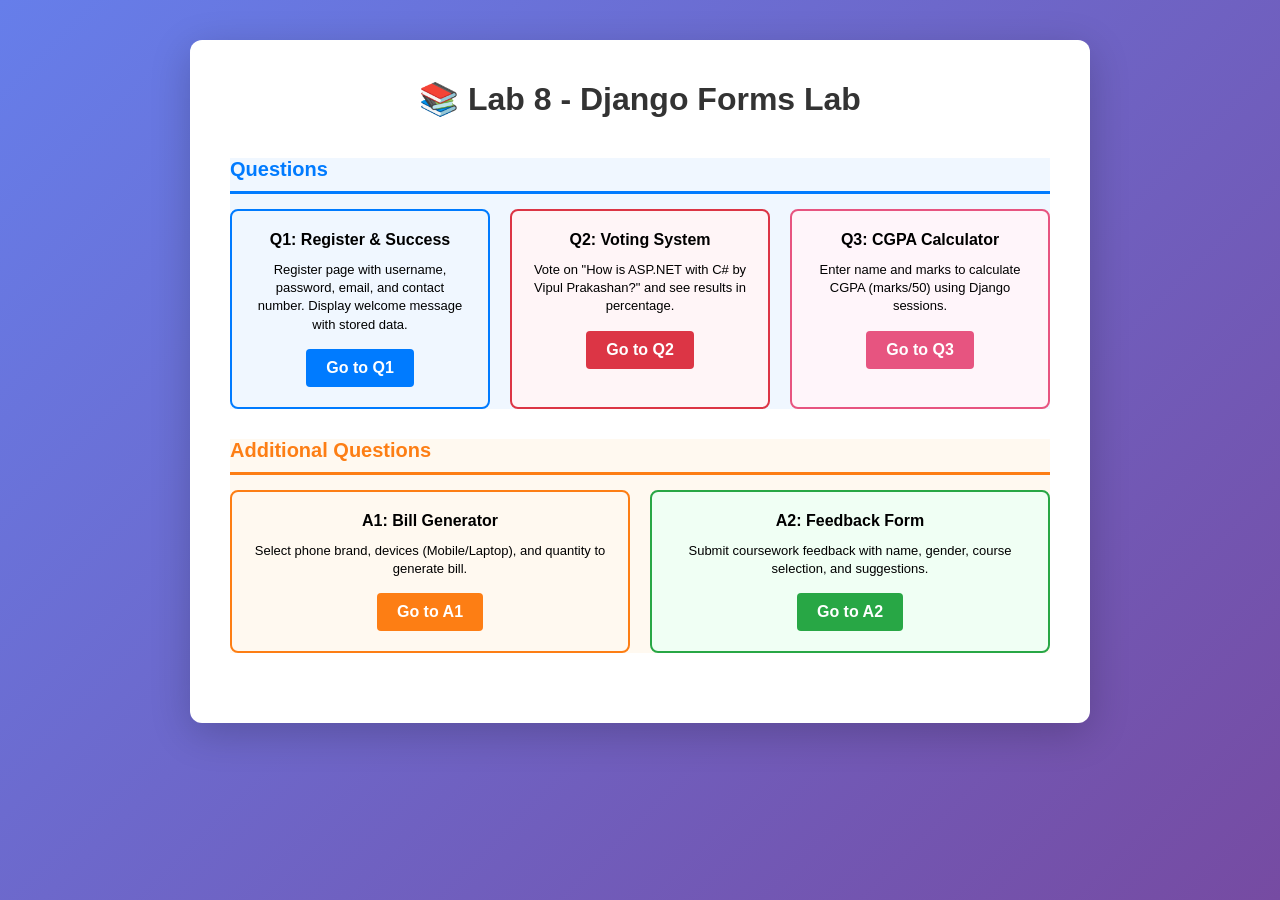
<file: L8/templates/index.html>
<!DOCTYPE html>
<html lang="en">
<head>
    <meta charset="UTF-8">
    <meta name="viewport" content="width=device-width, initial-scale=1.0">
    <title>Lab 8 - Django Forms Lab</title>
    <style>
        * {
            margin: 0;
            padding: 0;
            box-sizing: border-box;
        }
        
        body {
            font-family: Arial, sans-serif;
            background: linear-gradient(135deg, #667eea 0%, #764ba2 100%);
            min-height: 100vh;
            padding: 40px 20px;
        }
        
        .container {
            max-width: 900px;
            margin: 0 auto;
            background-color: white;
            padding: 40px;
            border-radius: 12px;
            box-shadow: 0 10px 40px rgba(0, 0, 0, 0.2);
        }
        
        h1 {
            color: #333;
            text-align: center;
            margin-bottom: 40px;
            font-size: 32px;
        }
        
        .section {
            margin-bottom: 30px;
        }
        
        .section-title {
            font-size: 20px;
            font-weight: bold;
            margin-bottom: 15px;
            padding-bottom: 10px;
            border-bottom: 3px solid;
        }
        
        .questions {
            display: grid;
            grid-template-columns: repeat(auto-fit, minmax(250px, 1fr));
            gap: 20px;
        }
        
        .card {
            padding: 20px;
            border-radius: 8px;
            text-align: center;
            border: 2px solid;
            transition: transform 0.3s, box-shadow 0.3s;
        }
        
        .card:hover {
            transform: translateY(-5px);
            box-shadow: 0 5px 15px rgba(0, 0, 0, 0.2);
        }
        
        .card h3 {
            margin-bottom: 12px;
            font-size: 16px;
        }
        
        .card p {
            font-size: 13px;
            margin-bottom: 15px;
            line-height: 1.4;
        }
        
        .card a {
            display: inline-block;
            padding: 10px 20px;
            color: white;
            text-decoration: none;
            border-radius: 4px;
            font-weight: bold;
            transition: opacity 0.3s;
        }
        
        .card a:hover {
            opacity: 0.8;
        }
        
        /* Q1 - Blue */
        .q1 {
            border-color: #007bff;
            background-color: #f0f7ff;
        }
        
        .q1 .section-title {
            border-bottom-color: #007bff;
            color: #007bff;
        }
        
        .q1 a {
            background-color: #007bff;
        }
        
        /* Q2 - Red */
        .q2 {
            border-color: #dc3545;
            background-color: #fff5f7;
        }
        
        .q2 .section-title {
            border-bottom-color: #dc3545;
            color: #dc3545;
        }
        
        .q2 a {
            background-color: #dc3545;
        }
        
        /* Q3 - Pink */
        .q3 {
            border-color: #e75480;
            background-color: #fff5fa;
        }
        
        .q3 .section-title {
            border-bottom-color: #e75480;
            color: #e75480;
        }
        
        .q3 a {
            background-color: #e75480;
        }
        
        /* A1 - Orange */
        .a1 {
            border-color: #fd7e14;
            background-color: #fff9f0;
        }
        
        .a1 .section-title {
            border-bottom-color: #fd7e14;
            color: #fd7e14;
        }
        
        .a1 a {
            background-color: #fd7e14;
        }
        
        /* A2 - Green */
        .a2 {
            border-color: #28a745;
            background-color: #f0fff4;
        }
        
        .a2 .section-title {
            border-bottom-color: #28a745;
            color: #28a745;
        }
        
        .a2 a {
            background-color: #28a745;
        }
        
        .card h3 {
            color: inherit;
        }
    </style>
</head>
<body>
    <div class="container">
        <h1>📚 Lab 8 - Django Forms Lab</h1>
        
        <div class="section q1">
            <div class="section-title">Questions</div>
            <div class="questions">
                <div class="card q1">
                    <h3>Q1: Register & Success</h3>
                    <p>Register page with username, password, email, and contact number. Display welcome message with stored data.</p>
                    <a href="/q1/register/">Go to Q1</a>
                </div>
                
                <div class="card q2">
                    <h3>Q2: Voting System</h3>
                    <p>Vote on "How is ASP.NET with C# by Vipul Prakashan?" and see results in percentage.</p>
                    <a href="/q2/vote/">Go to Q2</a>
                </div>
                
                <div class="card q3">
                    <h3>Q3: CGPA Calculator</h3>
                    <p>Enter name and marks to calculate CGPA (marks/50) using Django sessions.</p>
                    <a href="/q3/calculate/">Go to Q3</a>
                </div>
            </div>
        </div>
        
        <div class="section a1">
            <div class="section-title">Additional Questions</div>
            <div class="questions">
                <div class="card a1">
                    <h3>A1: Bill Generator</h3>
                    <p>Select phone brand, devices (Mobile/Laptop), and quantity to generate bill.</p>
                    <a href="/a1/bill/">Go to A1</a>
                </div>
                
                <div class="card a2">
                    <h3>A2: Feedback Form</h3>
                    <p>Submit coursework feedback with name, gender, course selection, and suggestions.</p>
                    <a href="/a2/feedback/">Go to A2</a>
                </div>
            </div>
        </div>
    </div>
</body>
</html>
</file>
